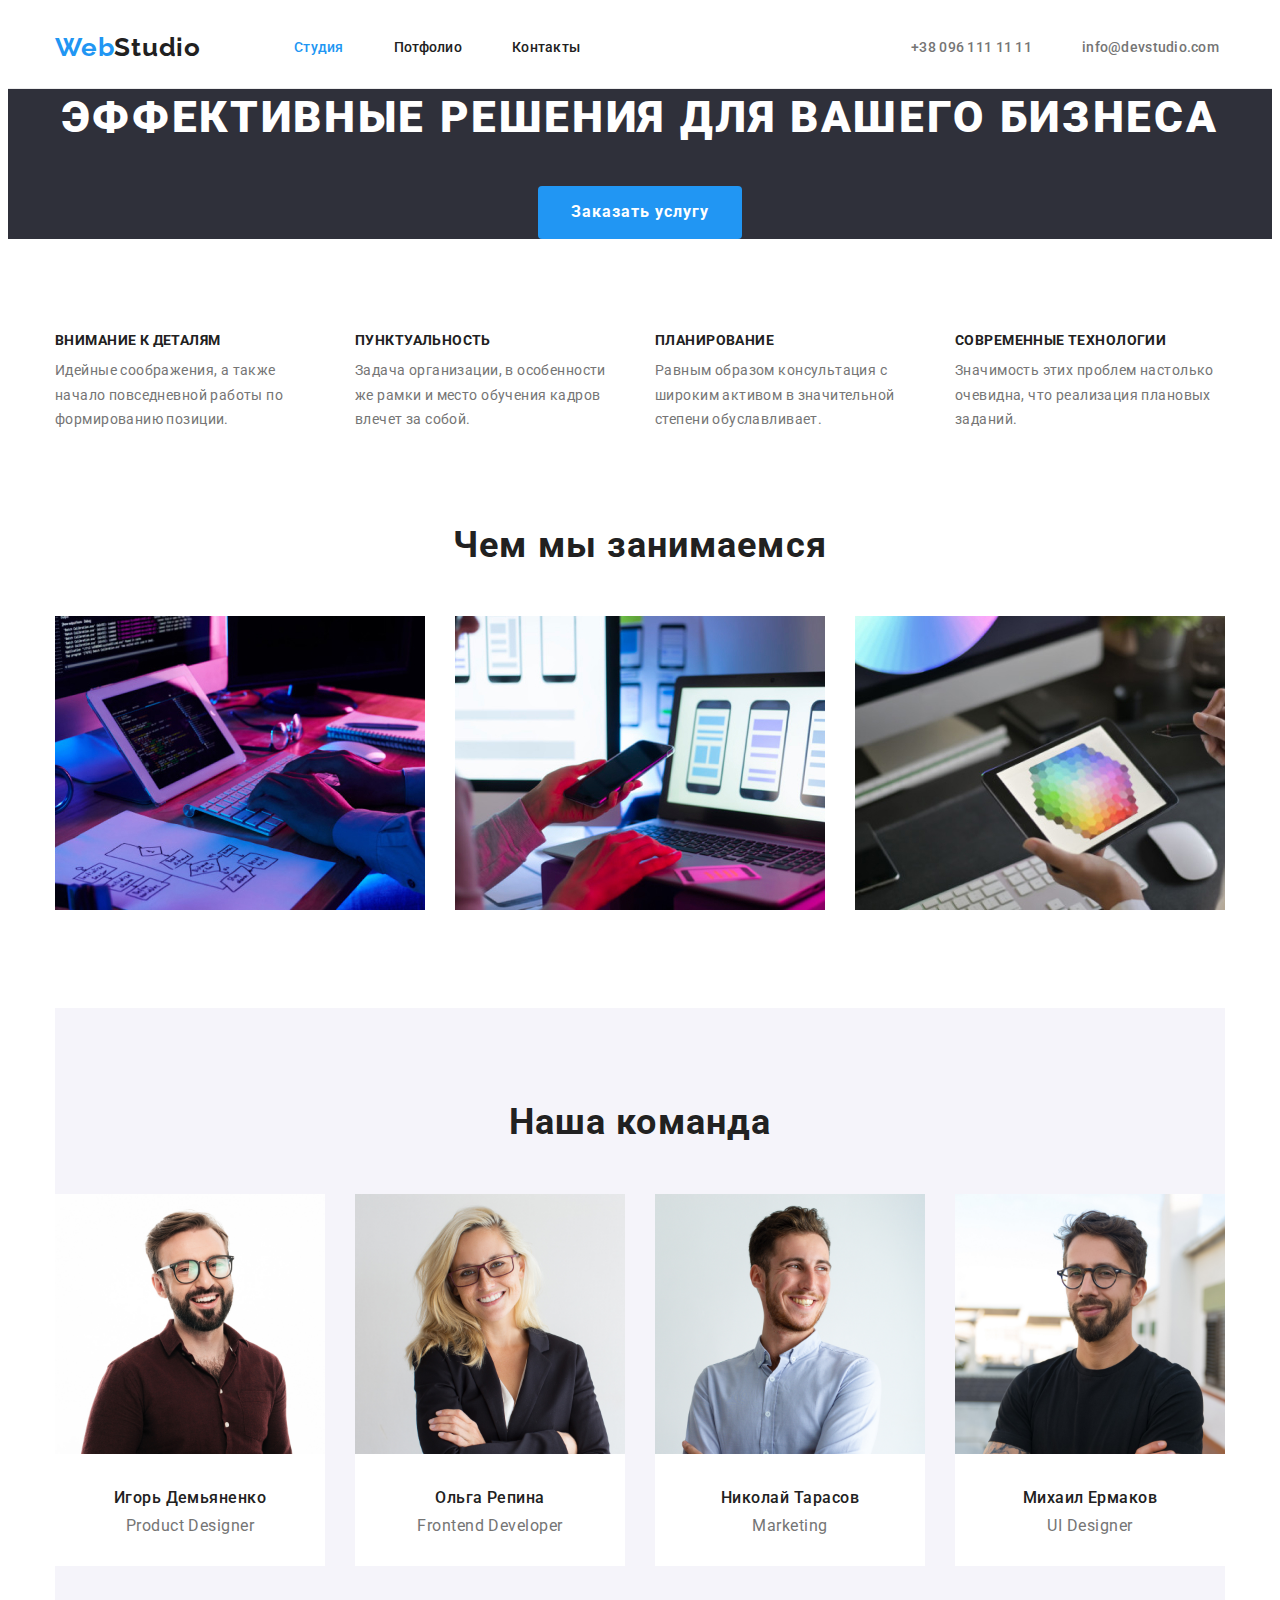
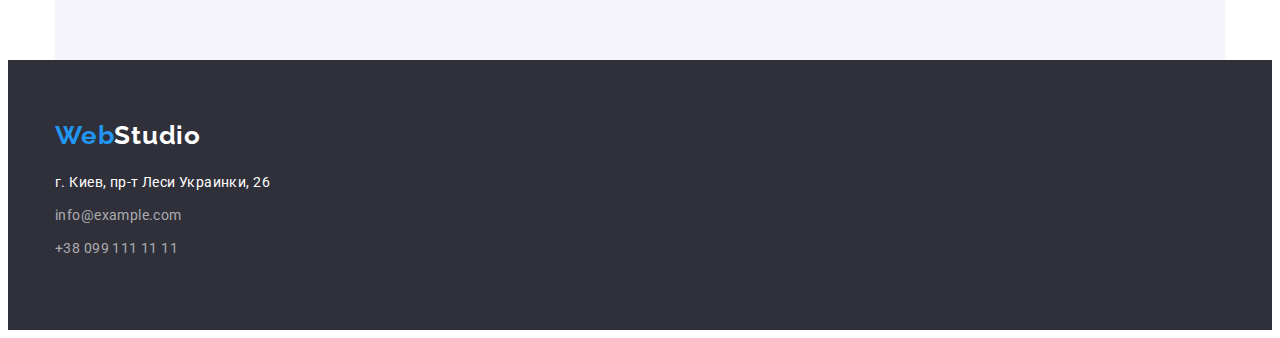
<file: index.html>
<!DOCTYPE html>
<html lang="ru">
  <head>
    <meta charset="UTF-8" />
    <meta http-equiv="X-UA-Compatible" content="IE=edge" />
    <meta name="viewport" content="width=device-width, initial-scale=1.0" />
    <title>WebStudio</title>
    <link rel="preconnect" href="https://fonts.googleapis.com" />
    <link rel="preconnect" href="https://fonts.gstatic.com" crossorigin />
    <link
      href="https://fonts.googleapis.com/css2?family=Raleway:wght@700&family=Roboto:wght@400;500;700;900&display=swap"
      rel="stylesheet"
    />
    <link rel="stylesheet" href="./css/styles.css" />
  </head>
  <body>
    <header class="header">
      <nav class="container main-nav">
        <a href="#" class="logo"><span>Web</span>Studio</a>
        <ul class="site-nav list">
          <li class="item"><a href="#" class="link current">Студия</a></li>
          <li class="item">
            <a href="./portfolio.html" class="link">Потфолио</a>
          </li>
          <li class="item"><a href="#" class="link">Контакты</a></li>
        </ul>
        <ul class="address-nav">
          <li class="item">
            <a class="link" href="tel:+380961111111">+38 096 111 11 11</a>
          </li>
          <li class="item">
            <a class="link" href="mailto:info@devstudio.com"
              >info@devstudio.com</a
            >
          </li>
        </ul>
      </nav>
    </header>
    <main>
      <section class="hero">
        <h1 class="hero-title">Эффективные решения для вашего бизнеса</h1>
        <button class="main-button" type="button">Заказать услугу</button>
      </section>
      <section class="section">
        <div class="container">
          <ul class="feature-list">
            <li class="feature">
              <h3 class="title">Внимание к деталям</h3>
              <p class="description">
                Идейные соображения, а также начало повседневной работы по
                формированию позиции.
              </p>
            </li>
            <li class="feature">
              <h3 class="title">Пунктуальность</h3>
              <p class="description">
                Задача организации, в особенности же рамки и место обучения
                кадров влечет за собой.
              </p>
            </li>
            <li class="feature">
              <h3 class="title">Планирование</h3>
              <p class="description">
                Равным образом консультация с широким активом в значительной
                степени обуславливает.
              </p>
            </li>
            <li class="feature">
              <h3 class="title">Современные технологии</h3>
              <p class="description">
                Значимость этих проблем настолько очевидна, что реализация
                плановых заданий.
              </p>
            </li>
          </ul>
        </div>
      </section>
      <div class="container">
        <section class="section section-cards">
          <h2 class="section-title">Чем мы занимаемся</h2>
          <ul class="cards">
            <li class="cards-items">
              <img
                src="./images/keyboard.jpg"
                alt="Руки, которые печатают на клавиатуре"
                width="370"
              />
            </li>
            <li class="cards-items">
              <img
                src="./images/notebook.jpg"
                alt="Телефон держат в руках, ноутбук на заднем плане"
                width="370"
              />
            </li>
            <li class="cards-items">
              <img
                src="./images/ipad.jpg"
                alt="Айпад с палитрой цвета на экране"
                width="370"
              />
            </li>
          </ul>
        </section>
      </div>
      <div class="container">
        <section class="section section-team">
          <h2 class="section-title">Наша команда</h2>
          <ul class="team-list">
            <li class="item">
              <img
                class="member-image"
                src="./images/expert_1.jpg"
                alt="Мужчина улыбается на белом фоне"
                width="270"
                height="260"
              />
              <h4 class="team-member">Игорь Демьяненко</h4>
              <p class="member-description">Product Designer</p>
            </li>
            <li class="item">
              <img
                class="member-image"
                src="./images/expert_2.jpg"
                alt="Женщина с белыми волосами улыбается"
                width="270"
                height="260"
              />
              <h4 class="team-member">Ольга Репина</h4>
              <p class="member-description">Frontend Developer</p>
            </li>
            <li class="item">
              <img
                class="member-image"
                src="./images/expert_3.jpg"
                alt="Мужчина в белой рубашке улыбается"
                width="270"
                height="260"
              />
              <h4 class="team-member">Николай Тарасов</h4>
              <p class="member-description">Marketing</p>
            </li>
            <li class="item">
              <img
                class="member-image"
                src="./images/expert_4.jpg"
                alt="Мужчина в очках"
                width="270"
                height="260"
              />
              <h4 class="team-member">Михаил Ермаков</h4>
              <p class="member-description">UI Designer</p>
            </li>
          </ul>
        </section>
      </div>
    </main>
    <footer class="footer">
      <div class="container">
        <a class="logo logo-footer" href="#"><span>Web</span>Studio</a>
        <nav class="footer-nav">
          <ul class="address">
            <li>г. Киев, пр-т Леси Украинки, 26</li>
            <li>
              <a class="link" href="mailto:info@example.com"
                >info@example.com</a
              >
            </li>
            <li>
              <a class="link" href="tel:+380991111111">+38 099 111 11 11</a>
            </li>
          </ul>
        </nav>
      </div>
    </footer>
  </body>
</html>
</file>
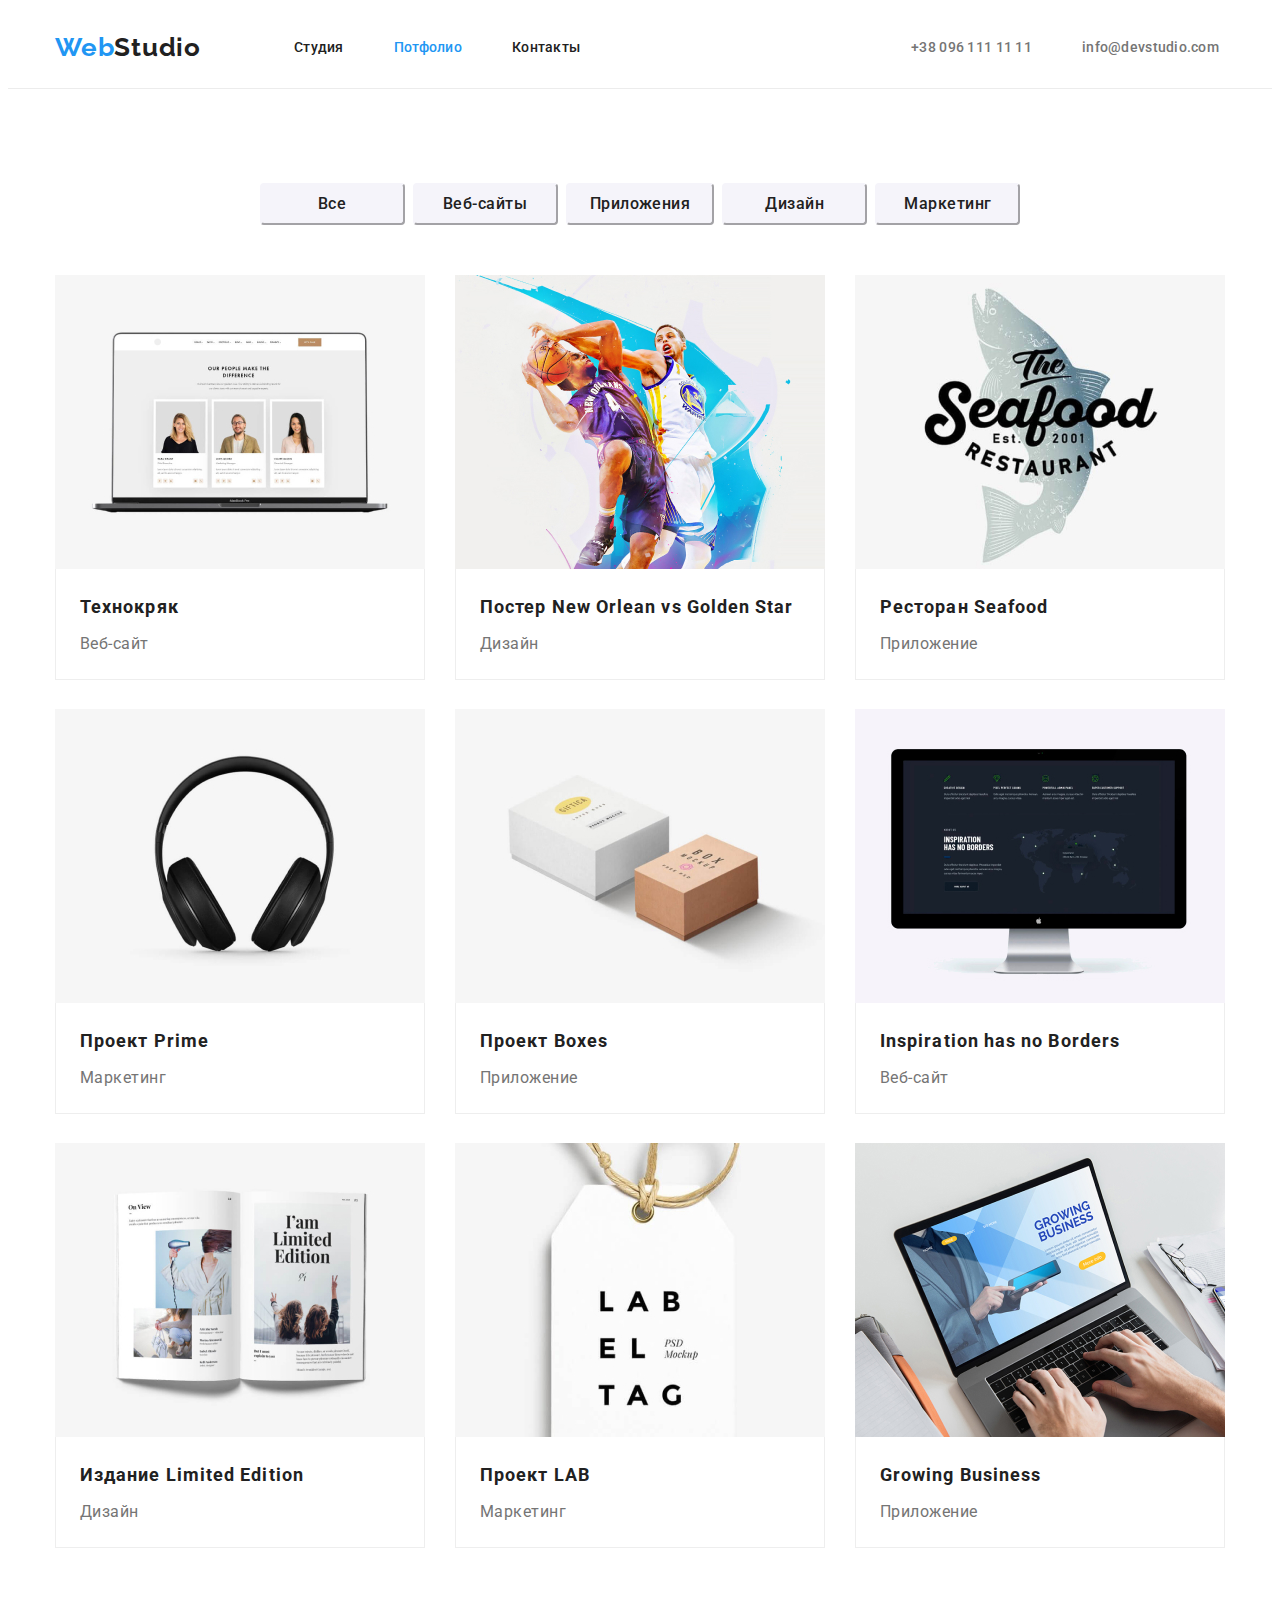
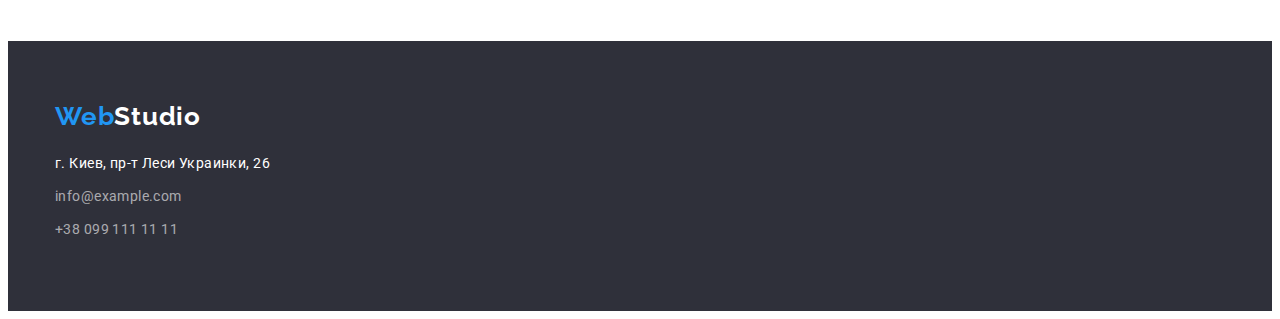
<file: portfolio.html>
<!DOCTYPE html>
<html lang="en">
  <head>
    <meta charset="UTF-8" />
    <meta http-equiv="X-UA-Compatible" content="IE=edge" />
    <meta name="viewport" content="width=device-width, initial-scale=1.0" />
    <title>Portfolio</title>
    <link rel="preconnect" href="https://fonts.googleapis.com" />
    <link rel="preconnect" href="https://fonts.gstatic.com" crossorigin />
    <link
      href="https://fonts.googleapis.com/css2?family=Raleway:wght@700&family=Roboto:wght@400;500;700;900&display=swap"
      rel="stylesheet"
    />
    <link rel="stylesheet" href="./css/styles.css" />
  </head>
  <body>
    <header class="header">
      <nav class="container main-nav">
        <a href="#" class="logo"><span>Web</span>Studio</a>
        <ul class="site-nav list">
          <li class="item"><a href="./index.html" class="link">Студия</a></li>
          <li class="item">
            <a href="#" class="link current">Потфолио</a>
          </li>
          <li class="item"><a href="#" class="link">Контакты</a></li>
        </ul>
        <ul class="address-nav">
          <li class="item">
            <a class="link" href="tel:+380961111111">+38 096 111 11 11</a>
          </li>
          <li class="item">
            <a class="link" href="mailto:info@devstudio.com"
              >info@devstudio.com</a
            >
          </li>
        </ul>
      </nav>
    </header>
    <main>
      <nav class="container">
        <ul class="button-list">
          <li class="item">
            <button class="filter-button" type="button">Все</button>
          </li>
          <li class="item">
            <button class="filter-button" type="button">Веб-сайты</button>
          </li>
          <li class="item">
            <button class="filter-button" type="button">Приложения</button>
          </li>
          <li class="item">
            <button class="filter-button" type="button">Дизайн</button>
          </li>
          <li class="item">
            <button class="filter-button" type="button">Маркетинг</button>
          </li>
        </ul>
      </nav>
      <div class="container">
        <ul class="samples">
          <li class="item">
            <img
              class="samples-image"
              src="./images/picture_1.jpg"
              alt="Экран ноутбука с открытым веб-окном"
              width="370"
            />
            <div class="caption-container">
              <p class="samples-title caption">Технокряк</p>
              <p class="samples-description caption">Веб-сайт</p>
            </div>
          </li>
          <li class="item">
            <img
              class="samples-image"
              src="./images/picture_2.jpg"
              alt=""
              width="370"
            />
            <div class="caption-container">
              <p class="samples-title caption">
                Постер New Orlean vs Golden Star
              </p>
              <p class="samples-description caption">Дизайн</p>
            </div>
          </li>
          <li class="item">
            <img
              class="samples-image"
              src="./images/picture_3.jpg"
              alt=""
              width="370"
            />
            <div class="caption-container">
              <p class="samples-title caption">Ресторан Seafood</p>
              <p class="samples-description caption">Приложение</p>
            </div>
          </li>
          <li class="item">
            <img
              class="samples-image"
              src="./images/picture_4.jpg"
              alt=""
              width="370"
            />
            <div class="caption-container">
              <p class="samples-title caption">Проект Prime</p>
              <p class="samples-description caption">Маркетинг</p>
            </div>
          </li>
          <li class="item">
            <img
              class="samples-image"
              src="./images/picture_5.jpg"
              alt=""
              width="370"
            />
            <div class="caption-container">
              <p class="samples-title caption">Проект Boxes</p>
              <p class="samples-description caption">Приложение</p>
            </div>
          </li>
          <li class="item">
            <img
              class="samples-image"
              src="./images/picture_6.jpg"
              alt=""
              width="370"
            />
            <div class="caption-container">
              <p class="samples-title caption">Inspiration has no Borders</p>

              <p class="samples-description caption">Веб-сайт</p>
            </div>
          </li>
          <li class="item">
            <img
              class="samples-image"
              src="./images/picture_7.jpg"
              alt=""
              width="370"
            />
            <div class="caption-container">
              <p class="samples-title caption">Издание Limited Edition</p>

              <p class="samples-description caption">Дизайн</p>
            </div>
          </li>
          <li class="item">
            <img
              class="samples-image"
              src="./images/picture_8.jpg"
              alt=""
              width="370"
            />
            <div class="caption-container">
              <p class="samples-title caption">Проект LAB</p>
              <p class="samples-description caption">Маркетинг</p>
            </div>
          </li>
          <li class="item">
            <img
              class="samples-image"
              src="./images/picture_9.jpg"
              alt=""
              width="370"
            />
            <div class="caption-container">
              <p class="samples-title caption">Growing Business</p>
              <p class="samples-description caption">Приложение</p>
            </div>
          </li>
        </ul>
      </div>
    </main>
    <footer class="footer">
      <div class="container">
        <a class="logo logo-footer" href="#"><span>Web</span>Studio</a>
        <nav class="footer-nav">
          <ul class="address">
            <li>г. Киев, пр-т Леси Украинки, 26</li>
            <li>
              <a class="link" href="mailto:info@example.com"
                >info@example.com</a
              >
            </li>
            <li>
              <a class="link" href="tel:+380991111111">+38 099 111 11 11</a>
            </li>
          </ul>
        </nav>
      </div>
    </footer>
  </body>
</html>
</file>
<file: css/styles.css>
body {
  box-sizing: border-box;
  font-family: "Roboto", sans-serif;
  color: var(--primary-text-color);
  background-color: var(--primary-white-color);
  font-style: normal;
  font-weight: 400px;
}
:root {
  --primary-text-color: #212121;
  --primary-white-color: #fff;
  --primary-background-color: #e5e5e5;
  --secondary-text-color: #757575;
  --accent-color: #2196f3;
  --secondary-background-color: #f5f4fa;
  --thirstly-background-color: #2f303a;
  --border-color: #eee;
}
ul {
  list-style: none;
  padding: 0;
  margin: 0;
}

.container {
  margin-left: auto;
  margin-right: auto;
  width: 1170px;
  padding-left: 15px;
  padding-right: 15px;
}
/*Настройки для Хедера*/
/*  Логотип */
.logo > span {
  color: var(--accent-color);
}
.logo {
  text-decoration: none;
  color: var(--primary-text-color);
  font-family: "Raleway", sans-serif;
  font-weight: 700;
  font-size: 26px;
  line-height: 1.2;
  letter-spacing: 0.03em;
}
.logo-footer {
  display: block;
  color: var(--primary-white-color);
  margin-top: 0;
  margin-bottom: 20px;
}
/* Навигация*/
.header {
  border-bottom: 1px solid #ececec;
}
.main-nav {
  display: flex;
  align-items: center;
}

.site-nav {
  display: flex;
  margin-left: 93px;
}
.site-nav .item:not(:last-child) {
  margin-right: 50px;
}

.site-nav .link {
  display: block;
  padding-top: 32px;
  padding-bottom: 32px;
  text-decoration: none;
  color: var(--primary-text-color);
  font-weight: 500;
  font-size: 14px;
  line-height: 1.14;
  letter-spacing: 0.02em;
}
.site-nav .link:hover,
.site-nav .link:focus {
  color: var(--accent-color);
}
.site-nav .link.current {
  color: var(--accent-color);
}
/* Адреса */

.address-nav {
  display: flex;
  text-decoration: none;
  color: var(--secondary-text-color);
  font-weight: 500;
  font-size: 14px;
  line-height: 1.14;
  letter-spacing: 0.02em;
  margin-left: 331px;
}
.address-nav .link {
  display: block;
  padding-top: 32px;
  padding-bottom: 32px;
  text-decoration: none;
  color: var(--secondary-text-color);
  font-weight: 500;
  font-size: 14px;
  line-height: 1.14;
  letter-spacing: 0.02em;
}
.address-nav .link:hover,
.address-nav .link:focus {
  color: var(--accent-color);
}
.address-nav .item:not(:last-child) {
  margin-right: 50px;
}

/*Настройки для героя*/

.hero,
.footer {
  background-color: var(--thirstly-background-color);
}
.hero {
  text-align: center;
  margin-top: 0;
  margin-bottom: 0;
}

.hero-title {
  text-transform: uppercase;
  color: var(--primary-white-color);
  font-weight: 900;
  font-size: 44px;
  line-height: 1.3;
  letter-spacing: 0.06em;
  margin-top: 0;
  margin-bottom: 40px;
}
.main-button {
  font-family: "Roboto", sans-serif;
  color: var(--primary-white-color);
  background-color: var(--accent-color);
  font-weight: 700;
  font-size: 16px;
  line-height: 1.9;
  letter-spacing: 0.06em;
  cursor: pointer;

  display: inline-block;
  padding: 10px 32px;
  min-width: 136px;
  border-radius: 4px;

  border: 1px solid transparent;
}
.main-button:hover,
.main-button:focus {
  color: var(--accent-color);
  background-color: var(--primary-white-color);
}
.section {
  margin-top: 0;
  padding-top: 94px;
  padding-bottom: 94px;
}
/* Section 1*/

.feature-list {
  display: flex;
}

.feature-list .title {
  text-transform: uppercase;
  font-weight: 700;
  font-size: 14px;
  line-height: 1.14;
  letter-spacing: 0.03em;
  margin-top: 0;
  margin-bottom: 10px;
}
.description {
  color: var(--secondary-text-color);
  font-weight: 400;
  font-size: 14px;
  line-height: 1.72;
  letter-spacing: 0.03em;
  margin-top: 0;
  margin-bottom: 0;
}
.feature-list .feature {
  width: 270px;
}
.feature-list .feature:not(:last-child) {
  margin-right: 30px;
}

.section-title {
  font-weight: 700;
  font-size: 36px;
  line-height: 1.16;
  text-align: center;
  letter-spacing: 0.03em;
  margin-top: 0;
  margin-bottom: 50px;
}
.section-cards {
  padding-top: 0;
}
.cards {
  display: flex;
  justify-content: center;
}
.cards .cards-items:not(:last-child) {
  margin-right: 30px;
}

.section-team {
  background-color: var(--secondary-background-color);
}
.team-list {
  display: flex;
}
.team-list .item:not(:last-child) {
  margin-right: 30px;
}
.team-list .item {
  background-color: var(--primary-white-color);
}
.team-member {
  font-weight: 500;
  font-size: 16px;
  line-height: 1.19;
  text-align: center;
  letter-spacing: 0.03em;
  margin-top: 0;
  margin-bottom: 10px;
}

.member-description {
  color: var(--secondary-text-color);
  font-size: 16px;
  line-height: 1.18;
  text-align: center;
  letter-spacing: 0.03em;
  margin-top: 0;
  margin-bottom: 30px;
}
.member-image {
  margin-top: 0;
  margin-bottom: 30px;
}

/*Настройки для футера*/
.footer {
  padding-top: 60px;
  padding-bottom: 60px;
}

.footer-nav .link {
  text-decoration: none;
  color: rgba(255, 255, 255, 0.6);
  margin-top: 0;
  margin-bottom: 9px;
}
.footer-nav .address > li {
  text-decoration: none;
  color: var(--primary-white-color);
  font-size: 14px;
  line-height: 1.71;
  letter-spacing: 0.03em;
  margin-top: 0;
  margin-bottom: 9px;
}
.footer-nav.link:hover,
.footer-nav.link:focus {
  color: var(--accent-color);
}

/*Отдельные настройки для Портфолио*/
.button-list {
  display: flex;
  justify-content: center;
  margin-top: 94px;
  margin-bottom: 50px;
}
.button-list .item:not(:last-child) {
  margin-right: 8px;
}
.filter-button {
  display: inline-block;
  padding: 6px 22px;
  min-width: 145px;
  border-radius: 4px;
  border-color: var(--secondary-background-color);

  font-family: "Roboto", sans-serif;
  color: var(--primary-text-color);
  background-color: var(--secondary-background-color);
  font-weight: 500;
  font-size: 16px;
  line-height: 1.62;
  text-align: center;
  letter-spacing: 00.03em;
  cursor: pointer;
}
.filter-button:hover,
.filter-button:focus {
  color: var(--primary-white-color);
  background-color: var(--accent-color);
}
.samples {
  display: flex;
  flex-wrap: wrap;
  margin-bottom: 94px;
}
.samples .item {
  width: calc((100% - 60px) / 3);
  margin-right: 30px;
  margin-bottom: 30px;
  height: 404px;
}
.samples > .item:nth-child(3n) {
  margin-right: 0;
}
.samples > .item:nth-last-child(-n + 3) {
  margin-bottom: 0;
}
.samples-image {
  display: block;
}
.caption-container {
  border: 1px solid var(--border-color);
  border-top: none;
  padding-top: 20px;
  padding-bottom: 20px;
}

.samples-title {
  font-weight: 700;
  font-size: 18px;
  line-height: 2;
  letter-spacing: 0.06em;
  margin-top: 0;
  margin-bottom: 4px;
}
.samples-description {
  color: var(--secondary-text-color);
  font-size: 16px;
  line-height: 1.87;
  letter-spacing: 0.03em;
  margin-top: 0;
  margin-bottom: 0;
}
.caption {
  padding-left: 24px;
  padding-right: 24px;
}
</file>
